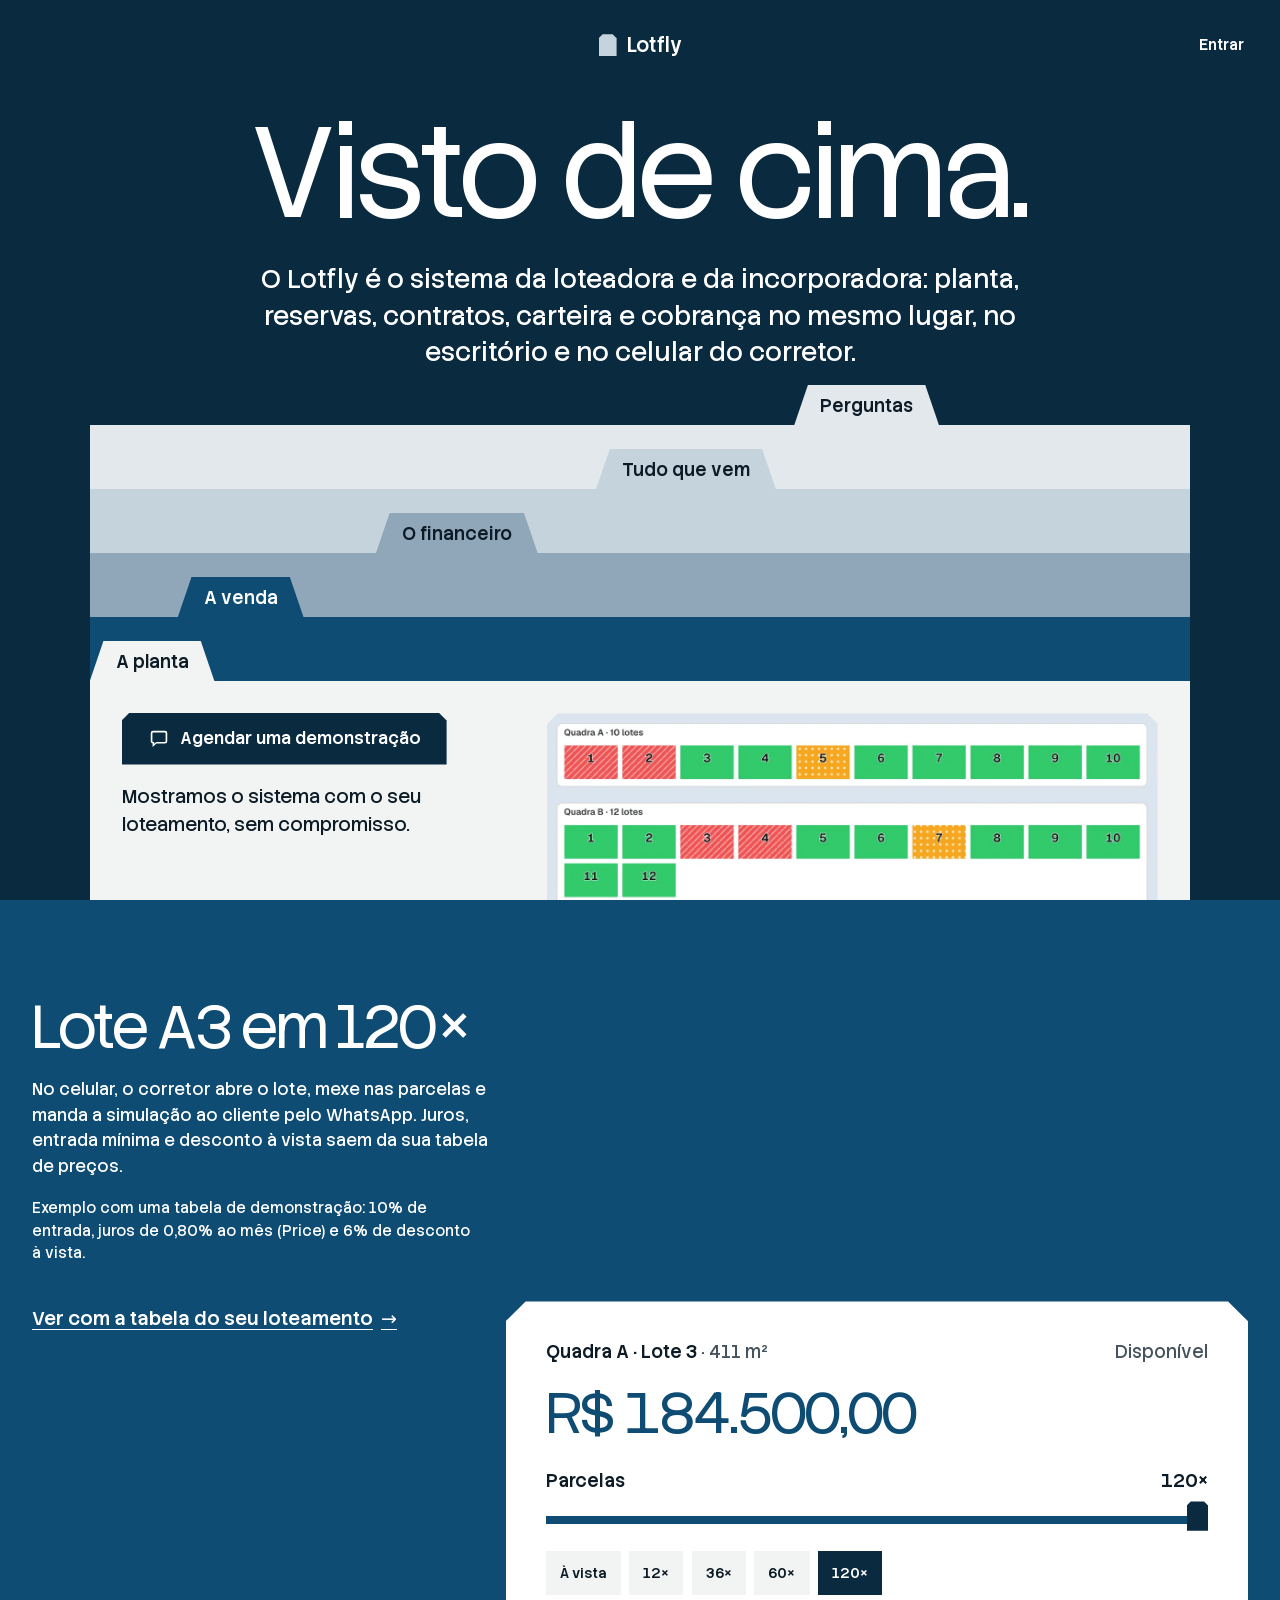
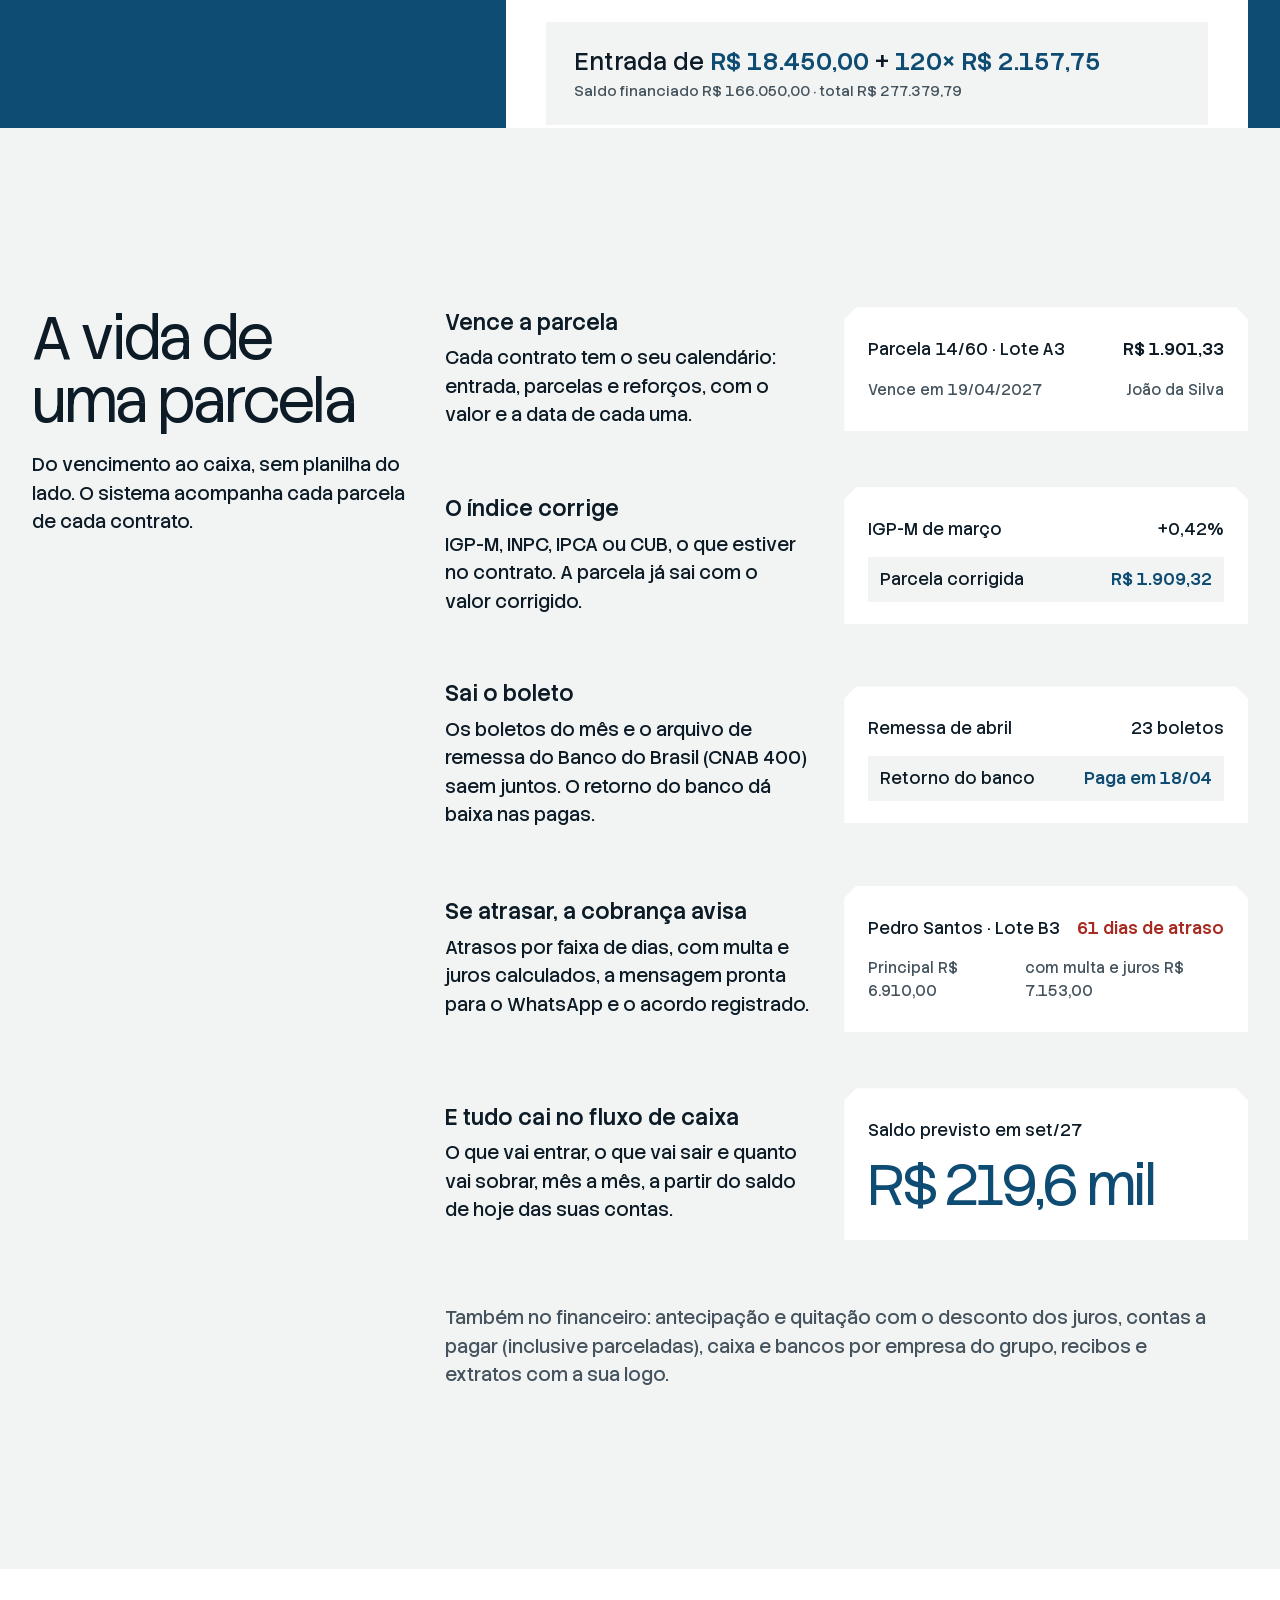
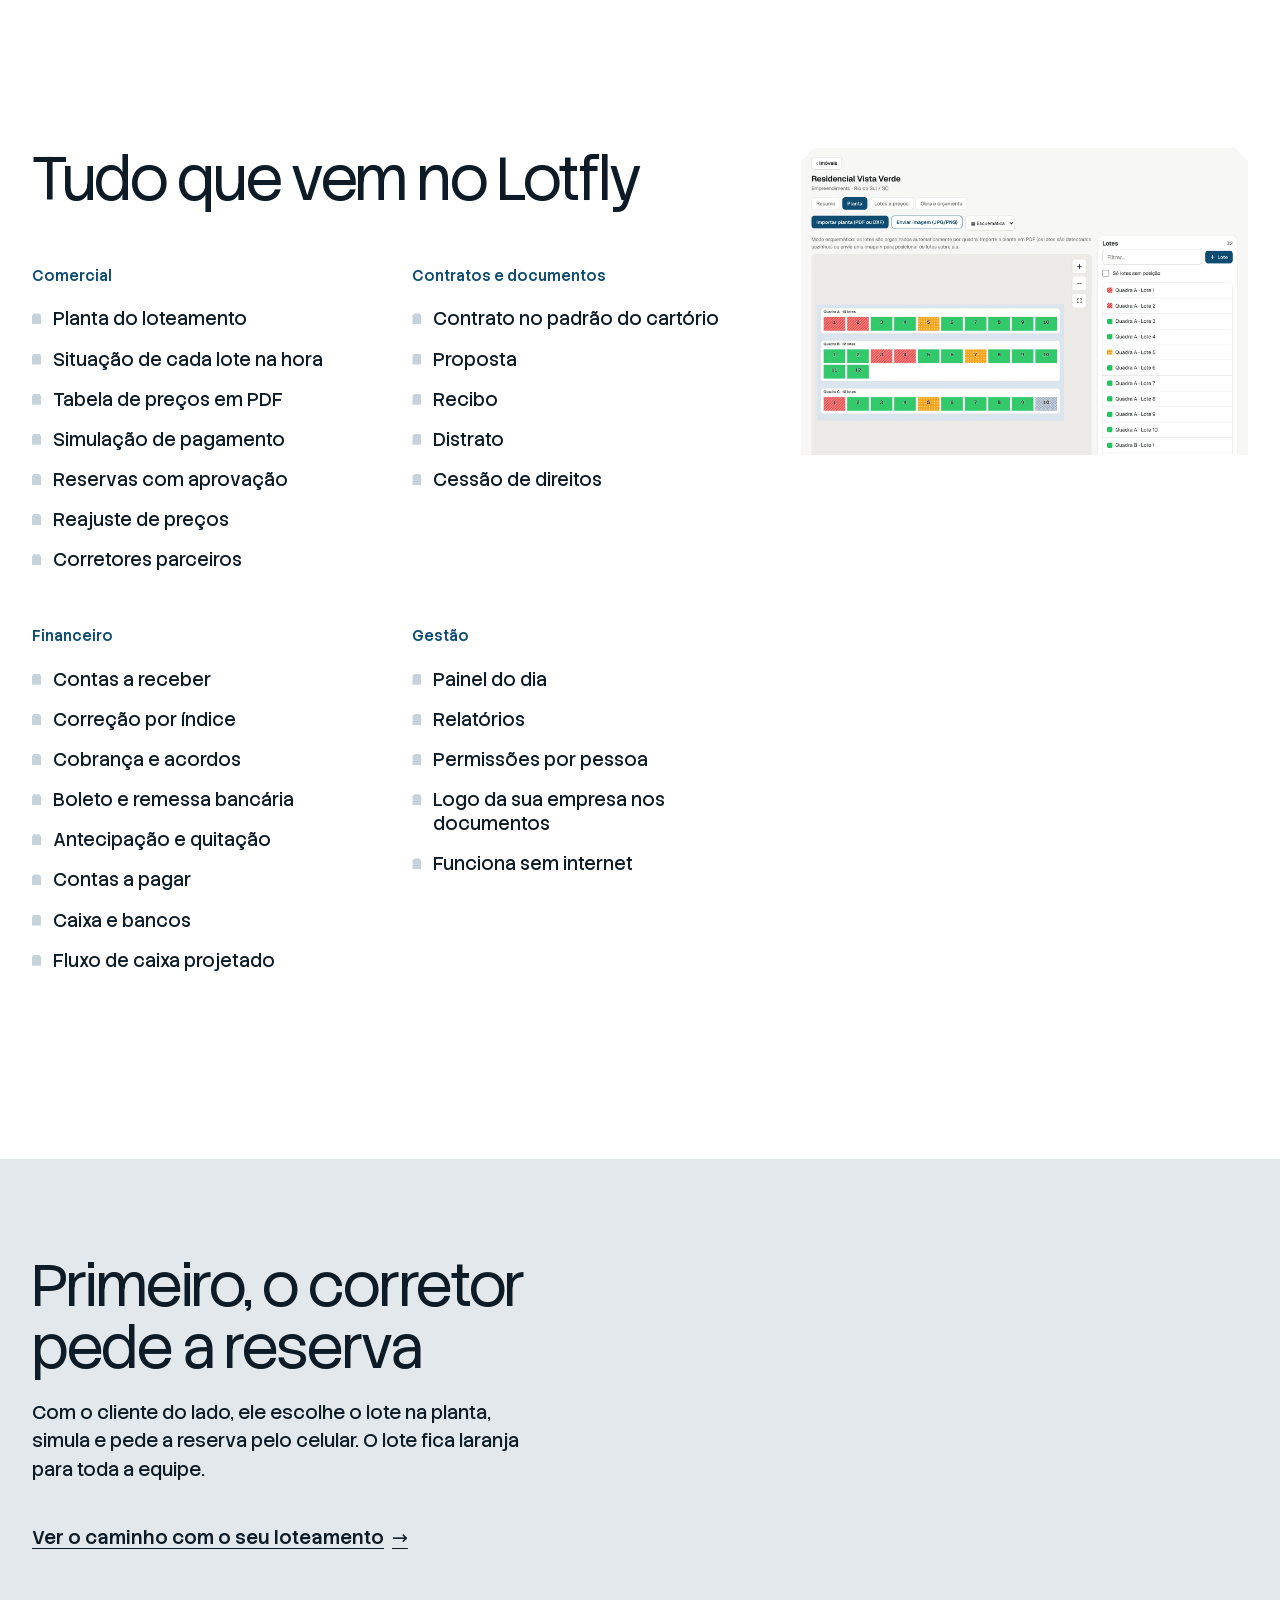
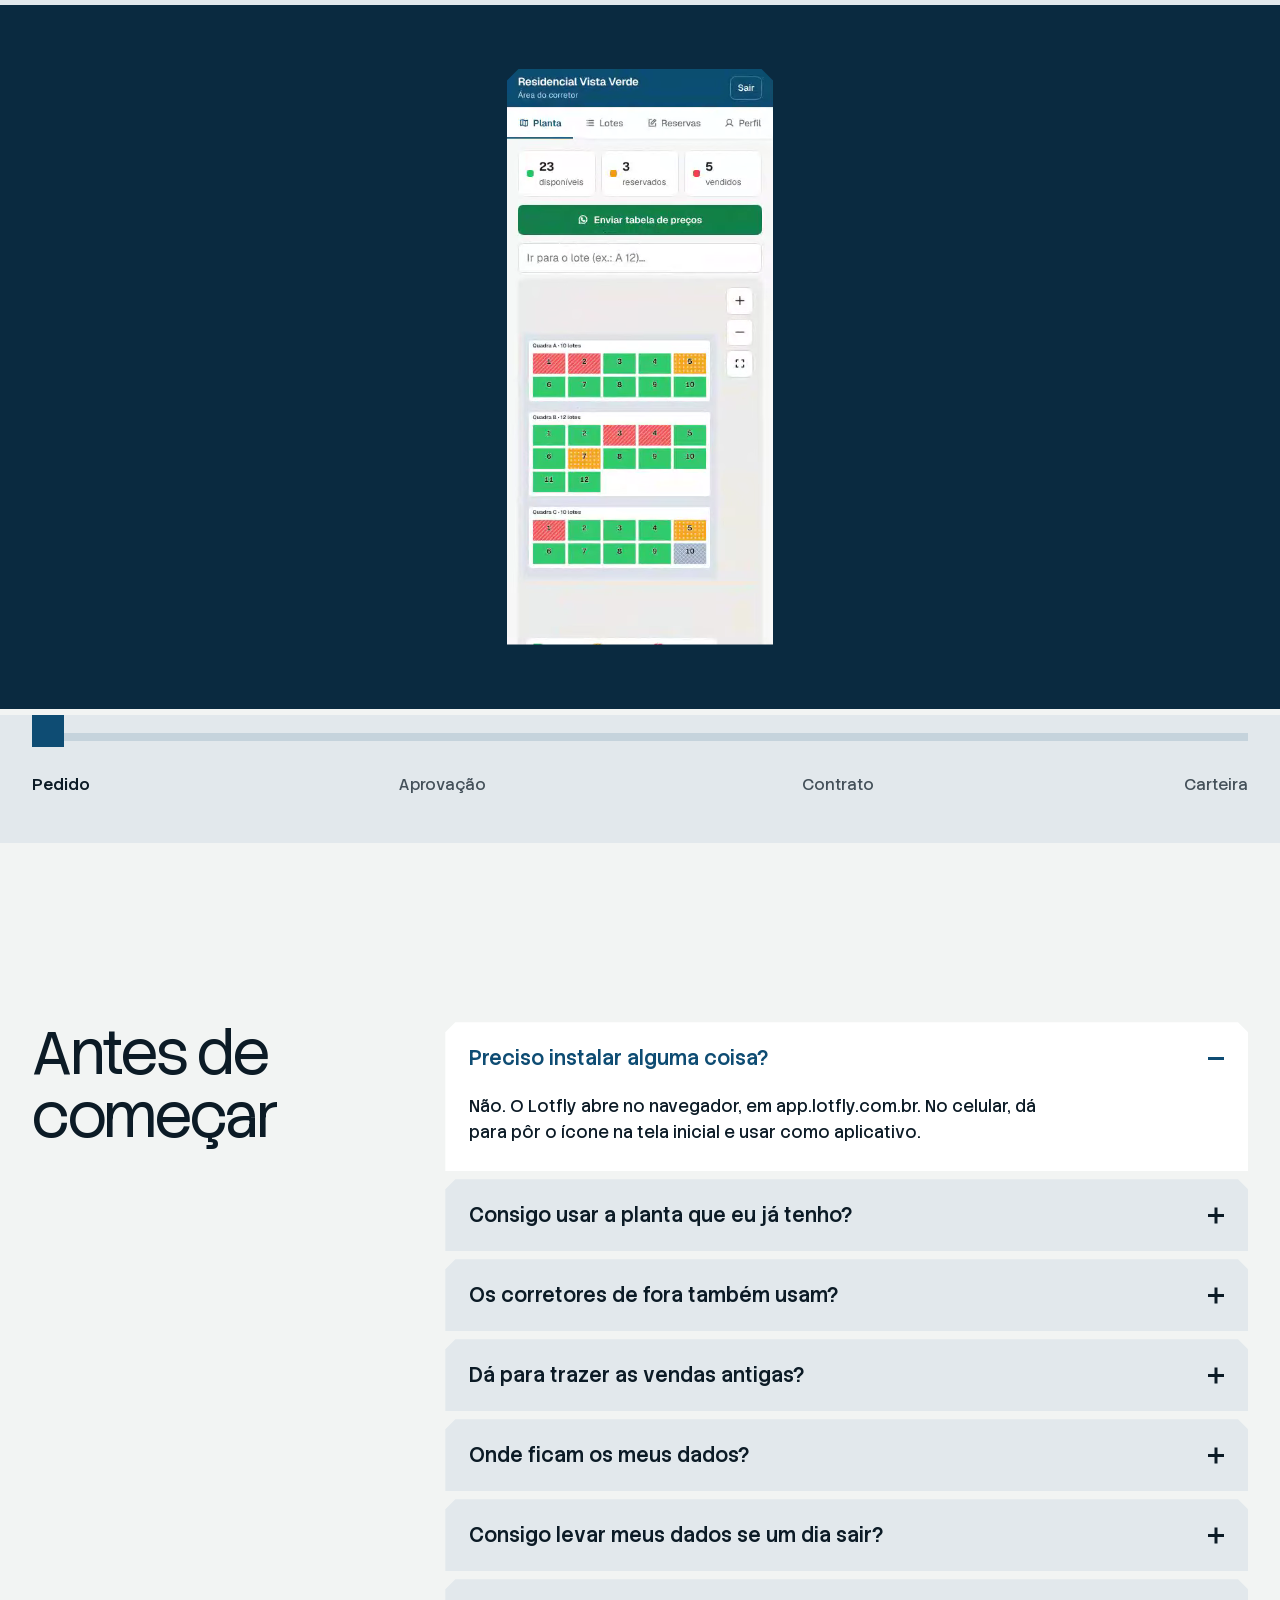
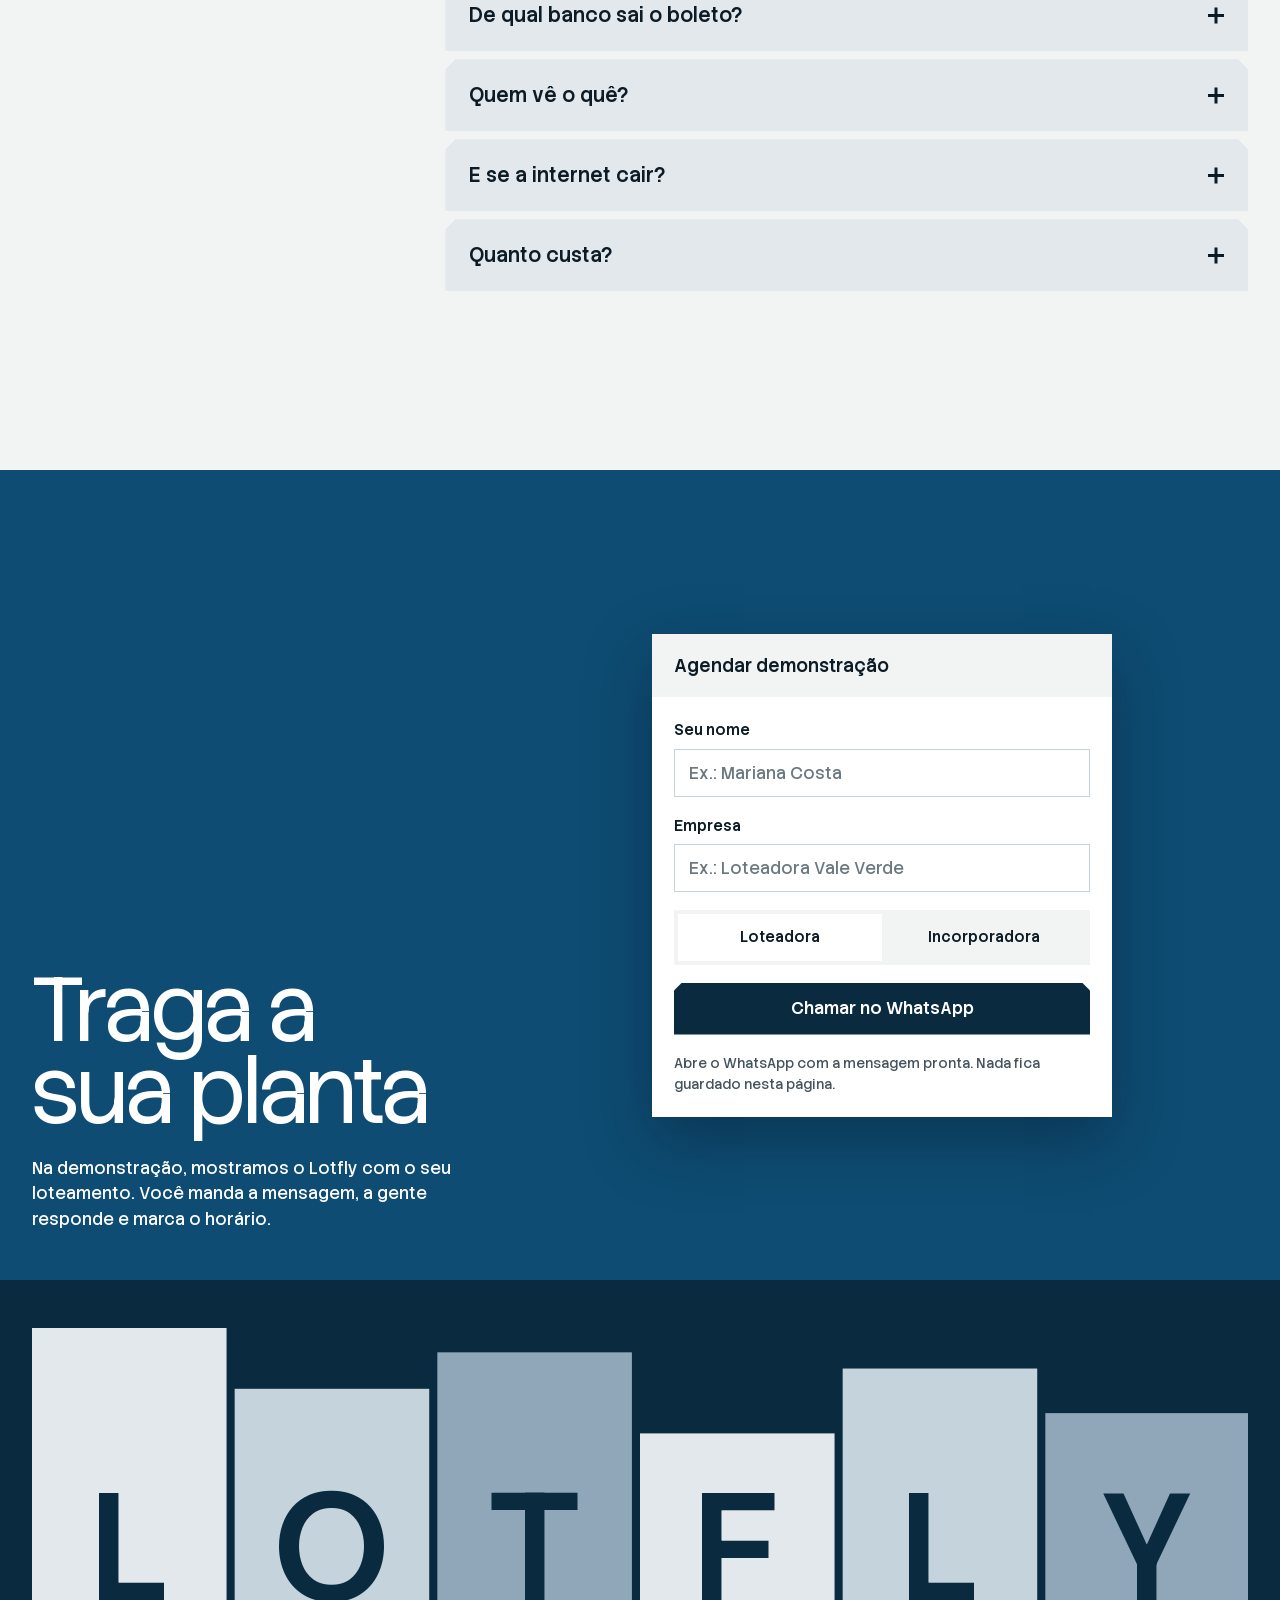
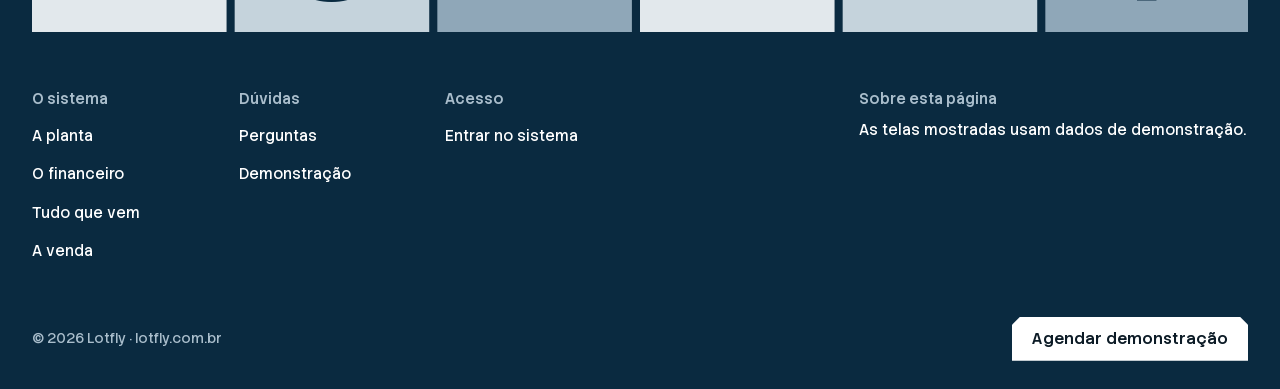
<file: index.html>
<!doctype html>
<html lang="pt-BR">
<head>
<meta charset="utf-8">
<meta name="viewport" content="width=device-width, initial-scale=1, viewport-fit=cover">
<title>Lotfly — sistema para loteadoras e incorporadoras</title>
<meta name="description" content="Planta do loteamento, reservas dos corretores, contratos, carteira, cobrança e fluxo de caixa num lugar só. No computador do escritório e no celular do corretor.">
<meta name="theme-color" content="#0a2a40">
<link rel="canonical" href="https://lotfly.com.br/">
<link rel="icon" href="favicon.svg" type="image/svg+xml">
<meta property="og:title" content="Lotfly — o loteamento visto de cima">
<meta property="og:description" content="Sistema para loteadoras e incorporadoras: planta, reservas, contratos, carteira, cobrança e fluxo de caixa.">
<meta property="og:image" content="https://lotfly.com.br/img/planta.webp">
<meta property="og:type" content="website">
<link rel="preload" href="fonts/stack-sans-headline-300.woff2" as="font" type="font/woff2" crossorigin>
<link rel="preload" href="fonts/stack-sans-text.woff2" as="font" type="font/woff2" crossorigin>
<link rel="stylesheet" href="estilo.css">
<script>document.documentElement.classList.add('js')</script>
</head>
<body>

<header class="topo">
  <a class="marca" href="#inicio" aria-label="Lotfly, início"><span class="marca__lote lote" aria-hidden="true"></span>Lotfly</a>
  <a class="topo__entrar" href="https://app.lotfly.com.br/">Entrar</a>
</header>

<!-- Barra que aparece depois da abertura: o pedido de demonstração sempre à mão -->
<div class="barra" data-barra aria-hidden="true">
  <a class="marca barra__marca" href="#inicio" tabindex="-1"><span class="marca__lote lote" aria-hidden="true"></span>Lotfly</a>
  <a class="barra__entrar" href="https://app.lotfly.com.br/" tabindex="-1">Entrar</a>
  <a class="botao lote js-contato" href="#demonstracao" tabindex="-1" data-msg="Olá! Quero agendar uma demonstração do Lotfly.">Agendar demonstração</a>
</div>

<main id="inicio">

  <!-- Abertura: o sistema como um arquivo de pastas, cada aba um lote -->
  <section class="abertura" aria-labelledby="titulo">
    <div class="abertura__texto">
      <h1 id="titulo">Visto de cima.</h1>
      <p class="abertura__lead">O Lotfly é o sistema da loteadora e da incorporadora: planta, reservas, contratos, carteira e cobrança no mesmo lugar, no escritório e no celular do corretor.</p>
    </div>
    <nav class="pastas" aria-label="O que tem no Lotfly">
      <div class="pasta pasta--aberta" style="--p:4">
        <a class="pasta__aba" href="#planta">A planta</a>
        <div class="pasta__dentro">
          <div class="pasta__acao">
            <a class="botao lote js-contato" href="#demonstracao" data-msg="Olá! Quero agendar uma demonstração do Lotfly.">
              <svg viewBox="0 0 24 24" aria-hidden="true"><path fill="currentColor" d="M3 5.5A2.5 2.5 0 0 1 5.5 3h13A2.5 2.5 0 0 1 21 5.5v9a2.5 2.5 0 0 1-2.5 2.5H9.2L5 20.6V17h0A2.5 2.5 0 0 1 3 14.5v-9Zm2.5-.7a.7.7 0 0 0-.7.7v9c0 .4.3.7.7.7h1.3v2l2.5-2h9.2c.4 0 .7-.3.7-.7v-9a.7.7 0 0 0-.7-.7h-13Z"/></svg>
              Agendar uma demonstração</a>
            <p>Mostramos o sistema com o seu loteamento, sem compromisso.</p>
          </div>
          <figure class="pasta__quadras lote">
            <picture>
              <source media="(max-width: 760px)" srcset="img/planta-quadra-a.webp" width="690" height="110">
              <img src="img/planta-quadras.webp" width="1330" height="630" alt="Planta de um loteamento no Lotfly: quadras com os lotes numerados, em verde os disponíveis, em laranja os reservados e em vermelho os vendidos.">
            </picture>
          </figure>
        </div>
      </div>
      <a class="pasta pasta--p3" href="#venda" style="--p:3"><span class="pasta__aba">A venda</span><span class="pasta__corpo"></span></a>
      <a class="pasta pasta--p2" href="#financeiro" style="--p:2"><span class="pasta__aba">O financeiro</span><span class="pasta__corpo"></span></a>
      <a class="pasta pasta--p1" href="#tudo" style="--p:1"><span class="pasta__aba">Tudo que vem</span><span class="pasta__corpo"></span></a>
      <a class="pasta pasta--p0" href="#perguntas" style="--p:0"><span class="pasta__aba">Perguntas</span><span class="pasta__corpo"></span></a>
    </nav>
  </section>

  <!-- A planta: o simulador do corretor, em tamanho de cartaz -->
  <section class="palco" id="planta" data-modo="parcelado" aria-labelledby="titulo-planta">
    <div class="palco__texto">
      <h2 id="titulo-planta" class="entra">Lote A3 <span data-palavra>em 120×</span></h2>
      <p class="entra" style="--n:1">No celular, o corretor abre o lote, mexe nas parcelas e manda a simulação ao cliente pelo WhatsApp. Juros, entrada mínima e desconto à vista saem da sua tabela de preços.</p>
      <p class="palco__nota entra" style="--n:2">Exemplo com uma tabela de demonstração: 10% de entrada, juros de 0,80% ao mês (Price) e 6% de desconto à vista.</p>
      <a class="palco__acao entra js-contato" style="--n:3" href="#demonstracao" data-msg="Olá! Quero ver a simulação do Lotfly com a tabela do meu loteamento.">Ver com a tabela do seu loteamento <span aria-hidden="true">→</span></a>
    </div>
    <div class="simulador lote" data-ui>
      <div class="simulador__lote"><span><b>Quadra A · Lote 3</b> · 411 m²</span><span>Disponível</span></div>
      <div class="simulador__preco">R$ 184.500,00</div>
      <label class="simulador__rotulo" for="parcelas"><span>Parcelas</span><output id="parcelasValor" for="parcelas">120×</output></label>
      <div class="trilho"><span class="trilho__cheio" aria-hidden="true"></span><input id="parcelas" type="range" min="1" max="120" step="1" value="120" aria-describedby="resultado"></div>
      <div class="atalhos" role="group" aria-label="Escolher parcelas">
        <button type="button" data-n="1">À vista</button><button type="button" data-n="12">12×</button><button type="button" data-n="36">36×</button><button type="button" data-n="60">60×</button><button type="button" data-n="120">120×</button>
      </div>
      <p class="simulador__resultado" id="resultado">Entrada de <b>R$ 18.450,00</b> + <b>120× R$ 2.157,75</b><small>Saldo financiado R$ 166.050,00</small></p>
      <p class="so-leitor" id="resultadoFala" aria-live="polite"></p>
    </div>
  </section>

  <!-- O financeiro: a vida de uma parcela -->
  <section class="vida" id="financeiro" aria-labelledby="titulo-financeiro">
    <div class="vida__cab">
      <h2 id="titulo-financeiro" class="entra">A vida de uma parcela</h2>
      <p class="entra" style="--n:1">Do vencimento ao caixa, sem planilha do lado. O sistema acompanha cada parcela de cada contrato.</p>
    </div>
    <ol class="vida__passos">
      <li class="passo entra">
        <div class="passo__texto"><h3>Vence a parcela</h3><p>Cada contrato tem o seu calendário: entrada, parcelas e reforços, com o valor e a data de cada uma.</p></div>
        <div class="passo__tela lote" data-ui aria-hidden="true"><div class="ui-linha"><span>Parcela 14/60 · Lote A3</span><b>R$ 1.901,33</b></div><div class="ui-linha ui-suave"><span>Vence em 19/04/2027</span><span>João da Silva</span></div></div>
      </li>
      <li class="passo entra">
        <div class="passo__texto"><h3>O índice corrige</h3><p>IGP-M, INPC, IPCA ou CUB, o que estiver no contrato. A parcela já sai com o valor corrigido.</p></div>
        <div class="passo__tela lote" data-ui aria-hidden="true"><div class="ui-linha"><span>IGP-M de março</span><span>+0,42%</span></div><div class="ui-linha ui-forte"><span>Parcela corrigida</span><b>R$ 1.909,32</b></div></div>
      </li>
      <li class="passo entra">
        <div class="passo__texto"><h3>Sai o boleto</h3><p>Os boletos do mês e o arquivo de remessa do Banco do Brasil (CNAB 400) saem juntos. O retorno do banco dá baixa nas pagas.</p></div>
        <div class="passo__tela lote" data-ui aria-hidden="true"><div class="ui-linha"><span>Remessa de abril</span><span>23 boletos</span></div><div class="ui-linha ui-forte"><span>Retorno do banco</span><b>Paga em 18/04</b></div></div>
      </li>
      <li class="passo entra">
        <div class="passo__texto"><h3>Se atrasar, a cobrança avisa</h3><p>Atrasos por faixa de dias, com multa e juros calculados, a mensagem pronta para o WhatsApp e o acordo registrado.</p></div>
        <div class="passo__tela lote" data-ui aria-hidden="true"><div class="ui-linha"><span>Pedro Santos · Lote B3</span><b class="ui-atraso">61 dias de atraso</b></div><div class="ui-linha ui-suave"><span>Principal R$ 6.910,00</span><span>com multa e juros R$ 7.153,00</span></div></div>
      </li>
      <li class="passo entra">
        <div class="passo__texto"><h3>E tudo cai no fluxo de caixa</h3><p>O que vai entrar, o que vai sair e quanto vai sobrar, mês a mês, a partir do saldo de hoje das suas contas.</p></div>
        <div class="passo__tela lote" data-ui aria-hidden="true"><div class="ui-linha"><span>Saldo previsto em set/27</span></div><div class="ui-numero">R$ 219,6 mil</div></div>
      </li>
    </ol>
    <p class="vida__tambem entra">Também no financeiro: antecipação e quitação com o desconto dos juros, contas a pagar (inclusive parceladas), caixa e bancos por empresa do grupo, recibos e extratos com a sua logo.</p>
  </section>

  <!-- Tudo que vem: a lista inteira, com o nome de cada coluna -->
  <section class="programa" id="tudo" aria-labelledby="titulo-tudo">
    <div class="programa__lista">
      <h2 id="titulo-tudo" class="programa__titulo entra">Tudo que vem no Lotfly</h2>
      <div class="programa__grupos">
      <div class="grupo">
        <h3>Comercial</h3>
        <ul>
          <li data-img="planta">Planta do loteamento</li>
          <li data-img="celular-planta">Situação de cada lote na hora</li>
          <li data-img="tabela-de-precos">Tabela de preços em PDF</li>
          <li data-img="celular-lote">Simulação de pagamento</li>
          <li data-img="reservas">Reservas com aprovação</li>
          <li data-img="lotes">Reajuste de preços</li>
          <li data-img="celular-planta">Corretores parceiros</li>
        </ul>
      </div>
      <div class="grupo">
        <h3>Contratos e documentos</h3>
        <ul>
          <li data-img="contrato">Contrato no padrão do cartório</li>
          <li data-img="contrato">Proposta</li>
          <li data-img="contrato">Recibo</li>
          <li data-img="contrato">Distrato</li>
          <li data-img="contrato">Cessão de direitos</li>
        </ul>
      </div>
      <div class="grupo">
        <h3>Financeiro</h3>
        <ul>
          <li data-img="a-receber">Contas a receber</li>
          <li data-img="a-receber">Correção por índice</li>
          <li data-img="cobranca">Cobrança e acordos</li>
          <li data-img="a-receber">Boleto e remessa bancária</li>
          <li data-img="a-receber">Antecipação e quitação</li>
          <li data-img="fluxo">Contas a pagar</li>
          <li data-img="caixa">Caixa e bancos</li>
          <li data-img="fluxo">Fluxo de caixa projetado</li>
        </ul>
      </div>
      <div class="grupo">
        <h3>Gestão</h3>
        <ul>
          <li data-img="inicio">Painel do dia</li>
          <li data-img="fluxo">Relatórios</li>
          <li data-img="inicio">Permissões por pessoa</li>
          <li data-img="contrato">Logo da sua empresa nos documentos</li>
          <li data-img="celular-planta">Funciona sem internet</li>
        </ul>
      </div>
      </div>
    </div>
    <aside class="previa" aria-hidden="true">
      <figure class="previa__moldura lote"><img class="ligada" src="img/planta.webp" width="1600" height="1125" alt="" loading="lazy" data-chave="planta"></figure>
    </aside>
  </section>

  <!-- A venda: do pedido à carteira, numa régua -->
  <section class="etapas" id="venda" aria-labelledby="titulo-venda">
    <div class="etapas__frase">
      <h2 id="titulo-venda" data-frase>Primeiro, o corretor pede a reserva</h2>
      <p data-detalhe>Com o cliente do lado, ele escolhe o lote na planta, simula e pede a reserva pelo celular. O lote fica laranja para toda a equipe.</p>
      <a class="etapas__acao js-contato" href="#demonstracao" data-msg="Olá! Quero ver o caminho da venda no Lotfly com o meu loteamento.">Ver o caminho com o seu loteamento <span aria-hidden="true">→</span></a>
    </div>
    <div class="etapas__tela">
      <figure>
        <video data-video class="lote" width="390" height="844" autoplay muted loop playsinline preload="metadata" poster="img/corretor-no-celular.webp" aria-label="Gravação do Lotfly no celular do corretor: a planta com os lotes, a ficha do Lote 3 da Quadra A e a simulação mudando de 60 para 120 parcelas.">
          <source src="img/corretor-no-celular.webm" type="video/webm"><source src="img/corretor-no-celular.mp4" type="video/mp4">
        </video>
        <img data-tela class="lote" hidden src="img/etapa-aprovacao.webp" width="1300" height="420" alt="">
      </figure>
    </div>
    <div class="etapas__regua">
      <label class="so-leitor" for="etapa">Etapa da venda</label>
      <div class="trilho trilho--regua"><span class="trilho__cheio" aria-hidden="true"></span><input class="regua" id="etapa" type="range" min="0" max="3" step="1" value="0" aria-valuetext="Pedido"></div>
      <div class="etapas__nomes">
        <button type="button" data-etapa="0" aria-current="step">Pedido</button>
        <button type="button" data-etapa="1">Aprovação</button>
        <button type="button" data-etapa="2">Contrato</button>
        <button type="button" data-etapa="3">Carteira</button>
      </div>
    </div>
  </section>

  <!-- Perguntas -->
  <section class="perguntas" id="perguntas" aria-labelledby="titulo-perguntas">
    <h2 id="titulo-perguntas" class="entra">Antes de começar</h2>
    <div class="perguntas__lista">
      <details class="pergunta lote entra" name="perguntas" open>
        <summary>Preciso instalar alguma coisa?<span class="mais" aria-hidden="true"></span></summary>
        <p>Não. O Lotfly abre no navegador, em app.lotfly.com.br. No celular, dá para pôr o ícone na tela inicial e usar como aplicativo.</p>
      </details>
      <details class="pergunta lote entra" name="perguntas" style="--n:1">
        <summary>Consigo usar a planta que eu já tenho?<span class="mais" aria-hidden="true"></span></summary>
        <p>Sim. Importe o PDF ou o DXF do projeto e o sistema reconhece os lotes. Sem planta, ele monta um esquema por quadra.</p>
      </details>
      <details class="pergunta lote entra" name="perguntas" style="--n:2">
        <summary>Os corretores de fora também usam?<span class="mais" aria-hidden="true"></span></summary>
        <p>Sim. Cada corretor, da equipe ou parceiro, entra com o próprio acesso, vê a planta e a tabela e pede a reserva. Quem aprova é o escritório.</p>
      </details>
      <details class="pergunta lote entra" name="perguntas" style="--n:3">
        <summary>Dá para trazer as vendas antigas?<span class="mais" aria-hidden="true"></span></summary>
        <p>Sim. Os contratos em andamento entram com as parcelas já pagas e as que faltam, e passam a ser cobrados pelo sistema.</p>
      </details>
      <details class="pergunta lote entra" name="perguntas">
        <summary>Onde ficam os meus dados?<span class="mais" aria-hidden="true"></span></summary>
        <p>Na nuvem, com login para cada pessoa da equipe. Cada empresa só enxerga os próprios dados, e o banco de dados confere a permissão de cada um antes de mostrar ou gravar qualquer coisa.</p>
      </details>
      <details class="pergunta lote entra" name="perguntas">
        <summary>Consigo levar meus dados se um dia sair?<span class="mais" aria-hidden="true"></span></summary>
        <p>Sim. O sistema gera uma cópia completa (backup) que você baixa quando quiser, e as listas e relatórios saem em planilha.</p>
      </details>
      <details class="pergunta lote entra" name="perguntas">
        <summary>De qual banco sai o boleto?<span class="mais" aria-hidden="true"></span></summary>
        <p>Hoje, do Banco do Brasil, no padrão CNAB 400, com remessa e retorno. Outros bancos entram conforme os clientes pedem.</p>
      </details>
      <details class="pergunta lote entra" name="perguntas">
        <summary>Quem vê o quê?<span class="mais" aria-hidden="true"></span></summary>
        <p>Você decide. Administrador, financeiro e corretor têm permissões próprias, e o banco de dados confere cada uma.</p>
      </details>
      <details class="pergunta lote entra" name="perguntas">
        <summary>E se a internet cair?<span class="mais" aria-hidden="true"></span></summary>
        <p>O que foi lançado fica guardado no aparelho e é enviado quando a conexão volta.</p>
      </details>
      <details class="pergunta lote entra" name="perguntas">
        <summary>Quanto custa?<span class="mais" aria-hidden="true"></span></summary>
        <p>Depende do tamanho da operação: quantos empreendimentos e quantas pessoas usam. Na demonstração, montamos a proposta para o seu caso.</p>
      </details>
    </div>
  </section>

  <!-- Demonstração: a primeira tela já aberta -->
  <section class="convite" id="demonstracao" aria-labelledby="titulo-demo">
    <div class="convite__texto">
      <h2 id="titulo-demo" class="entra">Traga a sua planta</h2>
      <p class="entra" style="--n:1">Na demonstração, mostramos o Lotfly com o seu loteamento. Você manda a mensagem, a gente responde e marca o horário.</p>
    </div>
    <form class="janela entra" style="--n:2" data-ui id="formDemo" novalidate>
      <div class="janela__cab"><span>Agendar demonstração</span></div>
      <div class="janela__corpo">
        <label>Seu nome<input type="text" name="nome" autocomplete="name" placeholder="Ex.: Mariana Costa" enterkeyhint="next"></label>
        <label>Empresa<input type="text" name="empresa" autocomplete="organization" placeholder="Ex.: Loteadora Vale Verde" enterkeyhint="send"></label>
        <fieldset class="escolha">
          <legend class="so-leitor">A empresa é</legend>
          <input type="radio" name="tipo" id="tipoLot" value="loteadora" checked><label for="tipoLot">Loteadora</label>
          <input type="radio" name="tipo" id="tipoInc" value="incorporadora"><label for="tipoInc">Incorporadora</label>
        </fieldset>
        <button class="botao lote" type="submit" data-rotulo-envio>Enviar pedido</button>
        <p class="janela__nota" data-nota>Abre o seu e-mail com a mensagem pronta. Nada fica guardado nesta página.</p>
      </div>
    </form>
  </section>
</main>

<footer class="rodape">
  <svg class="rodape__nome" viewBox="0 0 1200 300" role="img" aria-label="Lotfly">
    <defs>
      <mask id="letras" maskUnits="userSpaceOnUse" x="0" y="0" width="1200" height="300">
        <rect width="1200" height="300" fill="#fff"/>
        <g font-family="Stack Sans Text, system-ui, sans-serif" font-weight="500" font-size="150" text-anchor="middle" fill="#000">
          <text x="96" y="268">L</text><text x="296" y="268">O</text><text x="496" y="268">T</text><text x="696" y="268">F</text><text x="896" y="268">L</text><text x="1100" y="268">Y</text>
        </g>
      </mask>
    </defs>
    <g mask="url(#letras)">
      <rect x="0" y="0" width="192" height="300" fill="#e2e8ec"/>
      <rect x="200" y="60" width="192" height="240" fill="#c5d3dc"/>
      <rect x="400" y="24" width="192" height="276" fill="#8fa7b8"/>
      <rect x="600" y="104" width="192" height="196" fill="#e2e8ec"/>
      <rect x="800" y="40" width="192" height="260" fill="#c5d3dc"/>
      <rect x="1000" y="84" width="200" height="216" fill="#8fa7b8"/>
    </g>
  </svg>
  <div class="rodape__colunas">
    <div><b>O sistema</b><a href="#planta">A planta</a><a href="#financeiro">O financeiro</a><a href="#tudo">Tudo que vem</a><a href="#venda">A venda</a></div>
    <div><b>Dúvidas</b><a href="#perguntas">Perguntas</a><a href="#demonstracao">Demonstração</a></div>
    <div><b>Acesso</b><a href="https://app.lotfly.com.br/">Entrar no sistema</a></div>
    <div class="contato"><b>Sobre esta página</b><span>As telas mostradas usam dados de demonstração.</span></div>
  </div>
  <div class="rodape__fim"><span>© 2026 Lotfly · lotfly.com.br</span><a class="botao botao--claro lote js-contato" href="#demonstracao" data-msg="Olá! Quero agendar uma demonstração do Lotfly.">Agendar demonstração</a></div>
</footer>

<script src="pagina.js" defer></script>
</body>
</html>
</file>
<file: estilo.css>
/* Lotfly — página de vendas.
   O motivo é o lote visto de cima: um retângulo com a frente chanfrada nos dois cantos de cima,
   como a aba de uma pasta. Ele recorta as abas do topo, os botões, as imagens e os marcadores.
   Cores sóbrias (azul-marinho, azul da marca, cinzas e branco); verde, laranja e vermelho só onde
   dizem a situação de um lote ou de uma parcela, como no sistema. */

@font-face { font-family: 'Stack Sans Headline'; src: url('fonts/stack-sans-headline-300.woff2') format('woff2'); font-weight: 300; font-display: swap; }
@font-face { font-family: 'Stack Sans Text'; src: url('fonts/stack-sans-text.woff2') format('woff2'); font-weight: 400 500; font-display: swap; }

:root {
  --navy: #0a2a40;
  --marca: #0e4c73;
  --chao: #f2f4f3;
  --degrau: #e2e8ec;
  --nevoa: #c5d3dc;
  --aco: #8fa7b8;
  --tinta: #0c1b26;
  --suave: #44535d;
  --branco: #ffffff;
  --verde: #1a7f4b;
  --vermelho: #a8291f;
  --ambar: #f2a516;

  --display: 'Stack Sans Headline', 'Stack Sans Text', system-ui, sans-serif;
  --texto: 'Stack Sans Text', system-ui, -apple-system, 'Segoe UI', sans-serif;

  --step-small: 15px;
  --step-body: clamp(1.0625rem, 1rem + 0.25vw, 1.1875rem);
  --step-lead: clamp(1.25rem, 1.1rem + 0.7vw, 1.625rem);
  --step-head: clamp(2.25rem, 1.4rem + 3vw, 3.75rem);
  --step-hero: clamp(4rem, 10vw, 10rem);

  --margem: clamp(20px, 3vw, 32px);
  --chanfro: 10px;
  --ease: cubic-bezier(0.2, 0.7, 0.1, 1);
}

*, *::before, *::after { box-sizing: border-box; }
html { -webkit-text-size-adjust: 100%; -webkit-tap-highlight-color: transparent; scroll-behavior: smooth; scroll-padding-top: 72px; }
@media (prefers-reduced-motion: reduce) { html { scroll-behavior: auto; } }
body { margin: 0; background: var(--chao); color: var(--tinta); font: 400 var(--step-body)/1.5 var(--texto); -webkit-font-smoothing: antialiased; }
img, video { display: block; max-width: 100%; height: auto; }
a { color: inherit; text-underline-offset: 4px; }
h1, h2, h3, p, figure, blockquote, ol { margin: 0; }
h1, h2 { font-family: var(--display); font-weight: 300; letter-spacing: -0.022em; line-height: 1.05; text-wrap: balance; }
p { text-wrap: pretty; }
:focus-visible { outline: 3px solid var(--ambar); outline-offset: 3px; }
::selection { background: var(--nevoa); color: var(--tinta); }
button, a, summary, input[type=range], label { touch-action: manipulation; }
button, .botao, summary, .pasta__aba, .atalhos button { -webkit-user-select: none; user-select: none; }
.so-leitor { position: absolute; width: 1px; height: 1px; overflow: hidden; clip: rect(0 0 0 0); white-space: nowrap; }

/* o lote: frente chanfrada */
.lote { clip-path: polygon(var(--chanfro) 0, calc(100% - var(--chanfro)) 0, 100% var(--chanfro), 100% 100%, 0 100%, 0 var(--chanfro)); }

/* botão: um lote cheio */
.botao { --chanfro: 8px; display: inline-flex; align-items: center; justify-content: center; gap: 10px; min-height: 52px; padding: 0 26px; border: 0; background: var(--navy); color: var(--branco); font: 500 17px/1 var(--texto); text-decoration: none; cursor: pointer; transition: transform 160ms var(--ease), background-color 160ms ease; }
.botao:active { transform: scale(0.97); }
.botao svg { width: 22px; height: 22px; flex: none; }
.botao--claro { background: var(--branco); color: var(--tinta); }
@media (hover: hover) and (pointer: fine) {
  .botao:hover { background: var(--marca); }
  .botao--claro:hover { background: var(--degrau); }
}

/* ================================================================ topo e barra fixa */
.topo { position: absolute; inset: 0 0 auto; z-index: 3; display: grid; grid-template-columns: 1fr auto 1fr; align-items: center; padding: 22px var(--margem); padding-top: max(22px, env(safe-area-inset-top)); color: var(--branco); }
.marca { grid-column: 2; display: inline-flex; align-items: center; gap: 10px; font: 500 20px/1 var(--texto); letter-spacing: -0.01em; text-decoration: none; }
.marca__lote { width: 18px; height: 22px; background: var(--nevoa); --chanfro: 4px; }
.topo__entrar { grid-column: 3; justify-self: end; font-size: 15px; font-weight: 500; text-decoration: none; padding: 12px 4px; }

.barra { position: fixed; inset: 0 0 auto; z-index: 20; display: flex; align-items: center; gap: 24px; padding: 10px var(--margem); background: var(--navy); color: var(--branco); transform: translateY(-100%); transition: transform 280ms var(--ease); }
.barra.mostra { transform: none; }
.barra__marca { margin-right: auto; }
.barra__entrar { font-size: 15px; font-weight: 500; text-decoration: none; padding: 12px 4px; }
.barra .botao { min-height: 44px; padding: 0 20px; font-size: 16px; background: var(--branco); color: var(--tinta); }
@media (hover: hover) and (pointer: fine) {
  .topo__entrar:hover, .barra__entrar:hover { text-decoration: underline; }
  .barra .botao:hover { background: var(--degrau); }
}
@media (max-width: 760px) {
  /* no celular a barra fica embaixo, ao alcance do polegar */
  .barra { inset: auto 0 0; padding: 10px 16px; padding-bottom: calc(10px + env(safe-area-inset-bottom)); transform: translateY(100%); }
  .barra__marca, .barra__entrar { display: none; }
  .barra .botao { flex: 1; min-height: 50px; }
}
@media (prefers-reduced-motion: reduce) {
  .barra { transition: opacity 200ms ease; transform: none; opacity: 0; pointer-events: none; }
  .barra.mostra { opacity: 1; pointer-events: auto; }
}

/* ================================================================ abertura: pastas de lote */
.abertura { position: relative; min-height: 100svh; background: var(--navy); color: var(--branco); overflow: hidden; display: flex; flex-direction: column; }
.abertura__texto { padding: 110px var(--margem) 0; text-align: center; }
.abertura h1 { font-size: var(--step-hero); line-height: 0.98; }
.abertura__lead { max-width: 46ch; margin: 26px auto 0; font-size: var(--step-lead); line-height: 1.4; }
.pastas { position: relative; flex: 1; min-height: 49svh; margin-top: clamp(32px, 6svh, 72px); width: 86%; margin-inline: auto; }
.pasta { position: absolute; left: 0; right: 0; bottom: 0; text-decoration: none; color: var(--tinta); }
.pasta__aba { position: absolute; top: -40px; height: 41px; display: flex; align-items: center; padding: 0 26px; font-size: 18px; font-weight: 500; clip-path: polygon(14px 0, calc(100% - 14px) 0, 100% 100%, 0 100%); background: inherit; color: inherit; text-decoration: none; white-space: nowrap; }
.pasta__corpo { position: absolute; inset: 0; background: inherit; }
.pasta--p0 { top: 0; z-index: 1; background: var(--degrau); }
.pasta--p1 { top: 64px; z-index: 2; background: var(--nevoa); }
.pasta--p2 { top: 128px; z-index: 3; background: var(--aco); }
.pasta--p3 { top: 192px; z-index: 4; background: var(--marca); color: var(--branco); }
.pasta--p0 .pasta__aba { left: 64%; }
.pasta--p1 .pasta__aba { left: 46%; }
.pasta--p2 .pasta__aba { left: 26%; }
.pasta--p3 .pasta__aba { left: 8%; }
.pasta--aberta { top: 256px; bottom: -40px; z-index: 5; background: var(--chao); color: var(--tinta); }
.pasta--aberta .pasta__aba { left: 0; }
@media (hover: hover) and (pointer: fine) { .pasta .pasta__aba:hover, a.pasta:hover .pasta__aba { text-decoration: underline; } }
.pasta__dentro { position: absolute; inset: 0; display: grid; grid-template-columns: minmax(0, 0.9fr) minmax(0, 1.4fr); gap: 32px; padding: 32px; }
.pasta__acao p { margin-top: 18px; max-width: 32ch; }
.pasta__quadras { align-self: start; overflow: hidden; --chanfro: 12px; }
.pasta__quadras img { width: 100%; }

@media (max-width: 760px) {
  .abertura__texto { padding-top: 96px; }
  .abertura h1 { font-size: 17vw; }
  .abertura__lead { font-size: 16px; margin-top: 18px; }
  .pastas { width: 100%; min-height: 44svh; margin-top: 44px; }
  .pasta--p0 { top: 0; } .pasta--p1 { top: 40px; } .pasta--p2 { top: 80px; } .pasta--p3 { top: 120px; } .pasta--aberta { top: 160px; }
  .pasta__aba { top: -32px; height: 33px; font-size: 15px; padding: 0 18px; }
  .pasta--p0 .pasta__aba { left: auto; right: 6%; }
  .pasta--p1 .pasta__aba { left: 34%; }
  .pasta--p2 .pasta__aba { left: 4%; }
  .pasta--p3 .pasta__aba { left: auto; right: 20%; }
  .pasta--aberta .pasta__aba { left: 4%; }
  .pasta__dentro { grid-template-columns: 1fr; padding: 20px 16px; gap: 20px; }
  .pasta__acao .botao { width: 100%; }
}

/* ================================================================ a planta: o simulador em tamanho de cartaz */
.palco { position: relative; min-height: 92svh; overflow: hidden; background: var(--marca); color: var(--branco); transition: background-color 400ms ease; }
.palco[data-modo="avista"] { background: var(--navy); }
.palco__texto { position: relative; z-index: 1; padding: 96px var(--margem) 0; max-width: 34rem; }
.palco h2 { font-size: var(--step-head); }
.palco__texto p { margin-top: 18px; font-size: 17px; max-width: 40ch; }
.palco__nota { font-size: var(--step-small) !important; }
.palco__acao, .etapas__acao { display: inline-flex; gap: 8px; margin-top: 28px; padding: 12px 0; font-weight: 500; text-decoration: underline; text-decoration-thickness: 1px; }
@media (hover: hover) and (pointer: fine) { .palco__acao:hover, .etapas__acao:hover { text-decoration-thickness: 2px; } }
.simulador { position: absolute; right: var(--margem); bottom: -2.4em; width: min(58vw, 46em); font-size: clamp(12px, 1.3vw, 21px); background: var(--branco); color: var(--tinta); padding: 2.2em 2.4em 2.6em; --chanfro: 1.2em; }
.simulador__lote { display: flex; justify-content: space-between; align-items: baseline; gap: 1em; font-size: 1.1em; color: var(--suave); }
.simulador__lote b { color: var(--tinta); font-weight: 500; }
.simulador__preco { margin-top: 0.35em; font: 300 3.4em/1 var(--display); letter-spacing: -0.02em; color: var(--marca); font-variant-numeric: tabular-nums; }
.simulador__rotulo { display: flex; justify-content: space-between; margin-top: 1.4em; font-size: 1.1em; font-weight: 500; }
.simulador__rotulo output { font-variant-numeric: tabular-nums; }
/* trilho com a parte já percorrida cheia, igual em todos os navegadores */
.trilho { position: relative; height: 2.2em; margin-top: 0.4em; }
.trilho::before, .trilho__cheio { content: ''; position: absolute; left: 0; top: 50%; height: 0.5em; margin-top: -0.25em; }
.trilho::before { right: 0; background: var(--degrau); }
.trilho__cheio { width: var(--cheio, 100%); background: var(--marca); }
.trilho input[type=range] { position: relative; width: 100%; height: 100%; margin: 0; background: transparent; -webkit-appearance: none; appearance: none; cursor: pointer; }
.trilho input[type=range]::-webkit-slider-runnable-track { height: 100%; background: transparent; }
.trilho input[type=range]::-moz-range-track { background: transparent; }
.trilho input[type=range]::-webkit-slider-thumb { -webkit-appearance: none; width: 1.6em; height: 2.2em; background: var(--navy); border: 0; clip-path: polygon(0.3em 0, calc(100% - 0.3em) 0, 100% 0.3em, 100% 100%, 0 100%, 0 0.3em); }
.trilho input[type=range]::-moz-range-thumb { width: 1.6em; height: 2.2em; background: var(--navy); border: 0; border-radius: 0; }
.atalhos { display: flex; flex-wrap: wrap; gap: 0.5em; margin-top: 0.8em; }
.atalhos button { min-height: 44px; padding: 0 1em; border: 0; background: var(--chao); color: var(--tinta); font: 500 max(14px, 0.85em)/1 var(--texto); cursor: pointer; transition: background-color 160ms ease; }
.atalhos button[aria-pressed="true"] { background: var(--navy); color: var(--branco); }
.atalhos button:active { transform: scale(0.97); }
@media (hover: hover) and (pointer: fine) { .atalhos button:not([aria-pressed="true"]):hover { background: var(--degrau); } }
.simulador__resultado { margin-top: 1.1em; padding: 1em 1.2em; background: var(--chao); font-size: 1.45em; line-height: 1.3; font-variant-numeric: tabular-nums; }
.simulador__resultado b { font-weight: 500; color: var(--marca); }
.simulador__resultado small { display: block; margin-top: 0.3em; font-size: 0.6em; color: var(--suave); }
@media (max-width: 760px) {
  .palco { display: flex; flex-direction: column; justify-content: space-between; min-height: 0; }
  .palco__texto { padding-top: 72px; }
  .palco__texto p { font-size: 16px; }
  .simulador { position: relative; right: auto; bottom: auto; width: auto; margin: 32px 16px -2em; font-size: 3.6vw; padding: 1.6em 1.6em 3em; }
  .simulador__preco { font-size: 2.6em; }
  .trilho { height: 44px; }
  .trilho input[type=range]::-webkit-slider-thumb { width: 32px; height: 44px; }
}

/* ================================================================ o financeiro: a vida de uma parcela */
.vida { display: grid; grid-template-columns: repeat(12, minmax(0, 1fr)); gap: 0 24px; padding: clamp(120px, 14vw, 200px) var(--margem); }
.vida__cab { grid-column: 1 / 5; align-self: start; position: sticky; top: 96px; }
.vida__cab h2 { font-size: var(--step-head); }
.vida__cab p { margin-top: 18px; max-width: 34ch; }
.vida__passos { grid-column: 5 / 13; display: grid; gap: 56px; padding: 0; list-style: none; }
.passo { display: grid; grid-template-columns: minmax(0, 1fr) minmax(0, 1.1fr); gap: 32px; align-items: center; }
.passo h3 { font: 500 22px/1.25 var(--texto); }
.passo p { margin-top: 8px; max-width: 40ch; }
.passo__tela { --chanfro: 12px; background: var(--branco); padding: 22px 24px; font-size: 17px; font-variant-numeric: tabular-nums; }
.ui-linha { display: flex; justify-content: space-between; gap: 16px; padding: 8px 0; }
.ui-linha b { font-weight: 500; }
.ui-suave { color: var(--suave); font-size: 15px; }
.ui-forte { margin-top: 6px; padding: 10px 12px; background: var(--chao); }
.ui-forte b { color: var(--marca); }
.ui-atraso { color: var(--vermelho); }
.ui-numero { font: 300 clamp(40px, 4.4vw, 64px)/1 var(--display); letter-spacing: -0.03em; color: var(--marca); padding: 6px 0 4px; }
.vida__tambem { grid-column: 5 / 13; margin-top: 64px; max-width: 60ch; color: var(--suave); }
@media (max-width: 900px) {
  .vida { grid-template-columns: 1fr; padding: 96px 16px; }
  .vida__cab { grid-column: 1; position: static; margin-bottom: 40px; }
  .vida__passos, .vida__tambem { grid-column: 1; }
  .vida__passos { gap: 40px; }
  .passo { grid-template-columns: 1fr; gap: 16px; }
  .passo__tela { font-size: 16px; padding: 18px; }
}

/* ================================================================ tudo que vem: a lista, com prévia da tela */
.programa { display: grid; grid-template-columns: minmax(0, 1fr) minmax(0, 0.62fr); gap: 48px; padding: clamp(120px, 14vw, 200px) var(--margem); background: var(--branco); }
.programa__titulo { font-size: var(--step-head); margin-bottom: 56px; }
.programa__grupos { display: grid; grid-template-columns: repeat(2, minmax(0, 1fr)); gap: 48px 40px; }
.grupo h3 { font: 500 var(--step-small)/1.3 var(--texto); color: var(--marca); margin: 0 0 14px; }
.grupo ul { margin: 0; padding: 0; list-style: none; display: grid; gap: 2px; }
.grupo li { display: flex; align-items: baseline; gap: 12px; padding: 7px 0; font-size: clamp(18px, 1.45vw, 22px); line-height: 1.3; transition: color 160ms ease, transform 160ms var(--ease); }
.grupo li::before { content: ''; flex: none; width: 9px; height: 11px; background: var(--nevoa); clip-path: polygon(2px 0, calc(100% - 2px) 0, 100% 2px, 100% 100%, 0 100%, 0 2px); transform: translateY(-1px); transition: background-color 160ms ease; }
@media (hover: hover) and (pointer: fine) {
  .grupo li { cursor: default; }
  .grupo li:hover { color: var(--marca); transform: translateX(4px); }
  .grupo li:hover::before { background: var(--marca); }
}
.previa { align-self: start; position: sticky; top: 96px; }
.previa__moldura { position: relative; aspect-ratio: 16 / 11; background: var(--degrau); overflow: hidden; --chanfro: 14px; }
.previa__moldura img { position: absolute; inset: 0; width: 100%; height: 100%; object-fit: cover; object-position: top left; opacity: 0; transition: opacity 240ms ease; }
.previa__moldura img.ligada { opacity: 1; }
@media (max-width: 900px) {
  .programa { grid-template-columns: 1fr; padding: 96px 16px; }
  .previa { display: none; }
  .programa__titulo { margin-bottom: 36px; }
  .programa__grupos { grid-template-columns: 1fr; gap: 36px; }
  .grupo li { font-size: 19px; padding: 6px 0; }
}
}

/* ================================================================ a venda: deslizar pelas etapas */
.etapas { display: grid; grid-template-columns: 1fr 1fr; grid-template-rows: 1fr auto; min-height: 88svh; }
.etapas__frase { grid-column: 1; grid-row: 1; background: var(--degrau); padding: 96px var(--margem) 40px; }
.etapas__frase h2 { font-size: clamp(40px, 4.6vw, 76px); max-width: 11em; transition: opacity 200ms ease; }
.etapas__frase p { margin-top: 20px; max-width: 38ch; transition: opacity 200ms ease; }
.etapas__tela { grid-column: 2; grid-row: 1 / 3; background: var(--navy); display: grid; place-items: center; padding: 64px var(--margem); overflow: hidden; }
.etapas__tela figure { position: relative; width: min(100%, 640px); }
.etapas__tela img { width: 100%; --chanfro: 12px; transition: opacity 200ms ease; }
.etapas__tela video { width: auto; max-height: 64svh; margin-inline: auto; --chanfro: 12px; transition: opacity 200ms ease; }
.etapas__tela [hidden] { display: none; }
.etapas__regua { grid-column: 1; grid-row: 2; background: var(--degrau); padding: 0 var(--margem) 36px; }
.trilho--regua { height: 44px; font-size: 16px; }
.trilho--regua::before, .trilho--regua .trilho__cheio { height: 8px; margin-top: -4px; }
.trilho--regua::before { background: var(--nevoa); }
.trilho--regua .trilho__cheio { width: var(--cheio, 0%); background: var(--tinta); }
.trilho--regua input[type=range]::-webkit-slider-thumb { width: 32px; height: 32px; background: var(--marca); clip-path: none; }
.trilho--regua input[type=range]::-moz-range-thumb { width: 32px; height: 32px; background: var(--marca); }
.etapas__nomes { display: grid; grid-template-columns: repeat(4, 1fr); margin-top: 4px; font-size: 16px; }
.etapas__nomes button { min-height: 44px; padding: 6px 0; border: 0; background: none; font: inherit; color: rgba(12, 27, 38, 0.74); text-align: left; cursor: pointer; }
.etapas__nomes button:nth-child(2) { text-align: center; padding-right: 30%; }
.etapas__nomes button:nth-child(3) { text-align: center; padding-left: 30%; }
.etapas__nomes button:last-child { text-align: right; }
.etapas__nomes button[aria-current="step"] { color: var(--tinta); font-weight: 500; }
@media (max-width: 760px) {
  .etapas { grid-template-columns: 1fr; grid-template-rows: auto auto auto; }
  .etapas__tela { grid-column: 1; grid-row: 1; min-height: 46svh; padding: 32px 16px; }
  .etapas__tela video { max-height: 40svh; }
  .etapas__regua { grid-row: 2; padding: 20px 16px 8px; }
  .etapas__frase { grid-row: 3; padding: 20px 16px 56px; }
  .etapas__frase h2 { font-size: 9vw; }
  .etapas__nomes { font-size: 14px; }
  .etapas__nomes button:nth-child(n) { padding-inline: 0; }
}

/* ================================================================ perguntas */
.perguntas { display: grid; grid-template-columns: repeat(12, minmax(0, 1fr)); gap: 0 24px; padding: clamp(120px, 14vw, 200px) var(--margem); }
.perguntas h2 { grid-column: 1 / 5; align-self: start; position: sticky; top: 96px; font-size: var(--step-head); }
.perguntas__lista { grid-column: 5 / 13; display: grid; gap: 8px; }
.pergunta { background: var(--degrau); --chanfro: 10px; transition: background-color 200ms ease; }
.pergunta summary { display: flex; justify-content: space-between; align-items: center; gap: 24px; min-height: 72px; padding: 0 24px; font-size: 20px; font-weight: 500; cursor: pointer; list-style: none; }
.pergunta summary::-webkit-details-marker { display: none; }
.mais { position: relative; flex: none; width: 16px; height: 16px; }
.mais::before, .mais::after { content: ''; position: absolute; left: 0; top: 6.5px; width: 16px; height: 3px; background: currentColor; transition: transform 240ms var(--ease); }
.mais::after { transform: rotate(90deg); }
.pergunta[open] { background: var(--branco); }
.pergunta[open] summary { color: var(--marca); }
.pergunta[open] .mais::after { transform: rotate(0deg); }
.pergunta p { max-width: 52ch; padding: 0 24px 26px; font-size: 17px; }
@media (hover: hover) and (pointer: fine) { .pergunta:not([open]) summary:hover { background: rgba(12, 27, 38, 0.05); } }
@media (max-width: 760px) {
  .perguntas { grid-template-columns: 1fr; padding: 96px 16px; }
  .perguntas h2 { grid-column: 1; position: static; font-size: 9vw; margin-bottom: 28px; }
  .perguntas__lista { grid-column: 1; gap: 6px; }
  .pergunta summary { font-size: 18px; min-height: 64px; padding: 14px 20px; }
  .pergunta p { font-size: 16px; padding: 0 20px 22px; }
}

/* ================================================================ demonstração */
.convite { display: grid; grid-template-columns: repeat(12, minmax(0, 1fr)); gap: 0 24px; min-height: 90svh; padding: 40px var(--margem); background: var(--marca); color: var(--branco); }
.convite__texto { grid-column: 1 / 6; align-self: end; padding-bottom: 8px; }
.convite h2 { font-size: clamp(56px, 7vw, 112px); line-height: 0.92; }
.convite__texto p { margin-top: 22px; font-size: 17px; max-width: 40ch; }
.janela { grid-column: 7 / 12; align-self: center; width: 100%; max-width: 460px; background: var(--branco); color: var(--tinta); --chanfro: 12px; box-shadow: 0 24px 60px rgba(4, 18, 30, 0.35); /* taste-skill-ignore: janela do sistema (data-ui) */ }
.janela__cab { padding: 18px 22px; background: var(--chao); font-size: 18px; font-weight: 500; }
.janela__corpo { display: grid; gap: 18px; padding: 22px; }
.janela label { display: grid; gap: 7px; font-size: 15px; font-weight: 500; }
.janela input[type=text] { width: 100%; min-height: 48px; padding: 0 14px; border: 1.5px solid var(--nevoa); border-radius: 0; font: 400 17px var(--texto); color: var(--tinta); background: var(--branco); }
.janela input[type=text]::placeholder { color: #6b7880; }
.janela input[type=text]:focus { outline: none; border-color: var(--marca); box-shadow: 0 0 0 3px rgba(14, 76, 115, 0.2); /* taste-skill-ignore: foco do campo do sistema */ }
.escolha { display: grid; grid-template-columns: 1fr 1fr; margin: 0; padding: 4px; border: 0; background: var(--chao); }
.escolha input { position: absolute; opacity: 0; pointer-events: none; }
.escolha label { display: block; min-height: 44px; padding: 12px 0; text-align: center; cursor: pointer; font-weight: 500; transition: background-color 160ms ease; }
.escolha input:checked + label { background: var(--branco); }
.escolha input:focus-visible + label { outline: 3px solid var(--ambar); }
.janela .botao { width: 100%; }
.janela__nota { font-size: 14px; color: var(--suave); }
.janela__nota.aviso { color: var(--vermelho); font-weight: 500; }
@media (max-width: 760px) {
  .convite { grid-template-columns: 1fr; min-height: 84svh; padding: 72px 16px 32px; align-content: space-between; }
  .convite__texto { grid-column: 1; align-self: start; }
  .convite h2 { font-size: 13vw; }
  .convite__texto p { font-size: 16px; }
  .janela { grid-column: 1; margin-top: 40px; max-width: none; }
}

/* ================================================================ rodapé: o nome feito de lotes */
.rodape { padding: 48px var(--margem) 28px; padding-bottom: max(28px, env(safe-area-inset-bottom)); background: var(--navy); color: var(--branco); }
.rodape__nome { display: block; width: 100%; height: auto; }
.rodape__colunas { display: grid; grid-template-columns: repeat(12, minmax(0, 1fr)); gap: 24px; margin-top: 56px; font-size: 15px; }
.rodape__colunas div { grid-column: span 2; display: grid; gap: 4px; align-content: start; }
.rodape__colunas div.contato { grid-column: 9 / 13; }
.rodape__colunas b { font-weight: 500; color: #a9bdcb; margin-bottom: 4px; }
.rodape__colunas a { text-decoration: none; padding: 6px 0; }
@media (hover: hover) and (pointer: fine) { .rodape__colunas a:hover { text-decoration: underline; } }
.rodape__fim { display: flex; justify-content: space-between; align-items: center; gap: 16px; margin-top: 48px; font-size: 14px; color: #a9bdcb; }
.rodape__fim .botao { min-height: 44px; padding: 0 20px; font-size: 16px; }
@media (max-width: 760px) {
  .rodape { padding: 32px 16px 96px; }
  .rodape__colunas { grid-template-columns: 1fr 1fr; }
  .rodape__colunas div, .rodape__colunas div.contato { grid-column: span 1; }
  .rodape__colunas div.contato { grid-column: 1 / -1; }
  .rodape__fim { flex-direction: column-reverse; align-items: stretch; text-align: center; }
}

/* ================================================================ movimento */
@media (prefers-reduced-motion: no-preference) {
  .js .entra { opacity: 0; transform: translateY(24px); transition: opacity 640ms var(--ease), transform 640ms var(--ease); transition-delay: calc(var(--n, 0) * 75ms); }
  .js .entra.visto { opacity: 1; transform: none; }
  .js .pasta { transform: translateY(40px); opacity: 0; transition: transform 800ms var(--ease), opacity 800ms ease; transition-delay: calc(200ms + var(--p, 0) * 90ms); }
  .js .carregou .pasta { transform: none; opacity: 1; }
  .pasta:not(.pasta--aberta) { transition: transform 260ms var(--ease); }
  .carregou a.pasta:hover { transform: translateY(-10px); }
  .pasta__quadras img { animation: sobrevoo 20s ease-in-out infinite alternate; transform-origin: 50% 50%; }
  @keyframes sobrevoo { from { transform: scale(1); } to { transform: scale(1.05); } }
}
</file>
